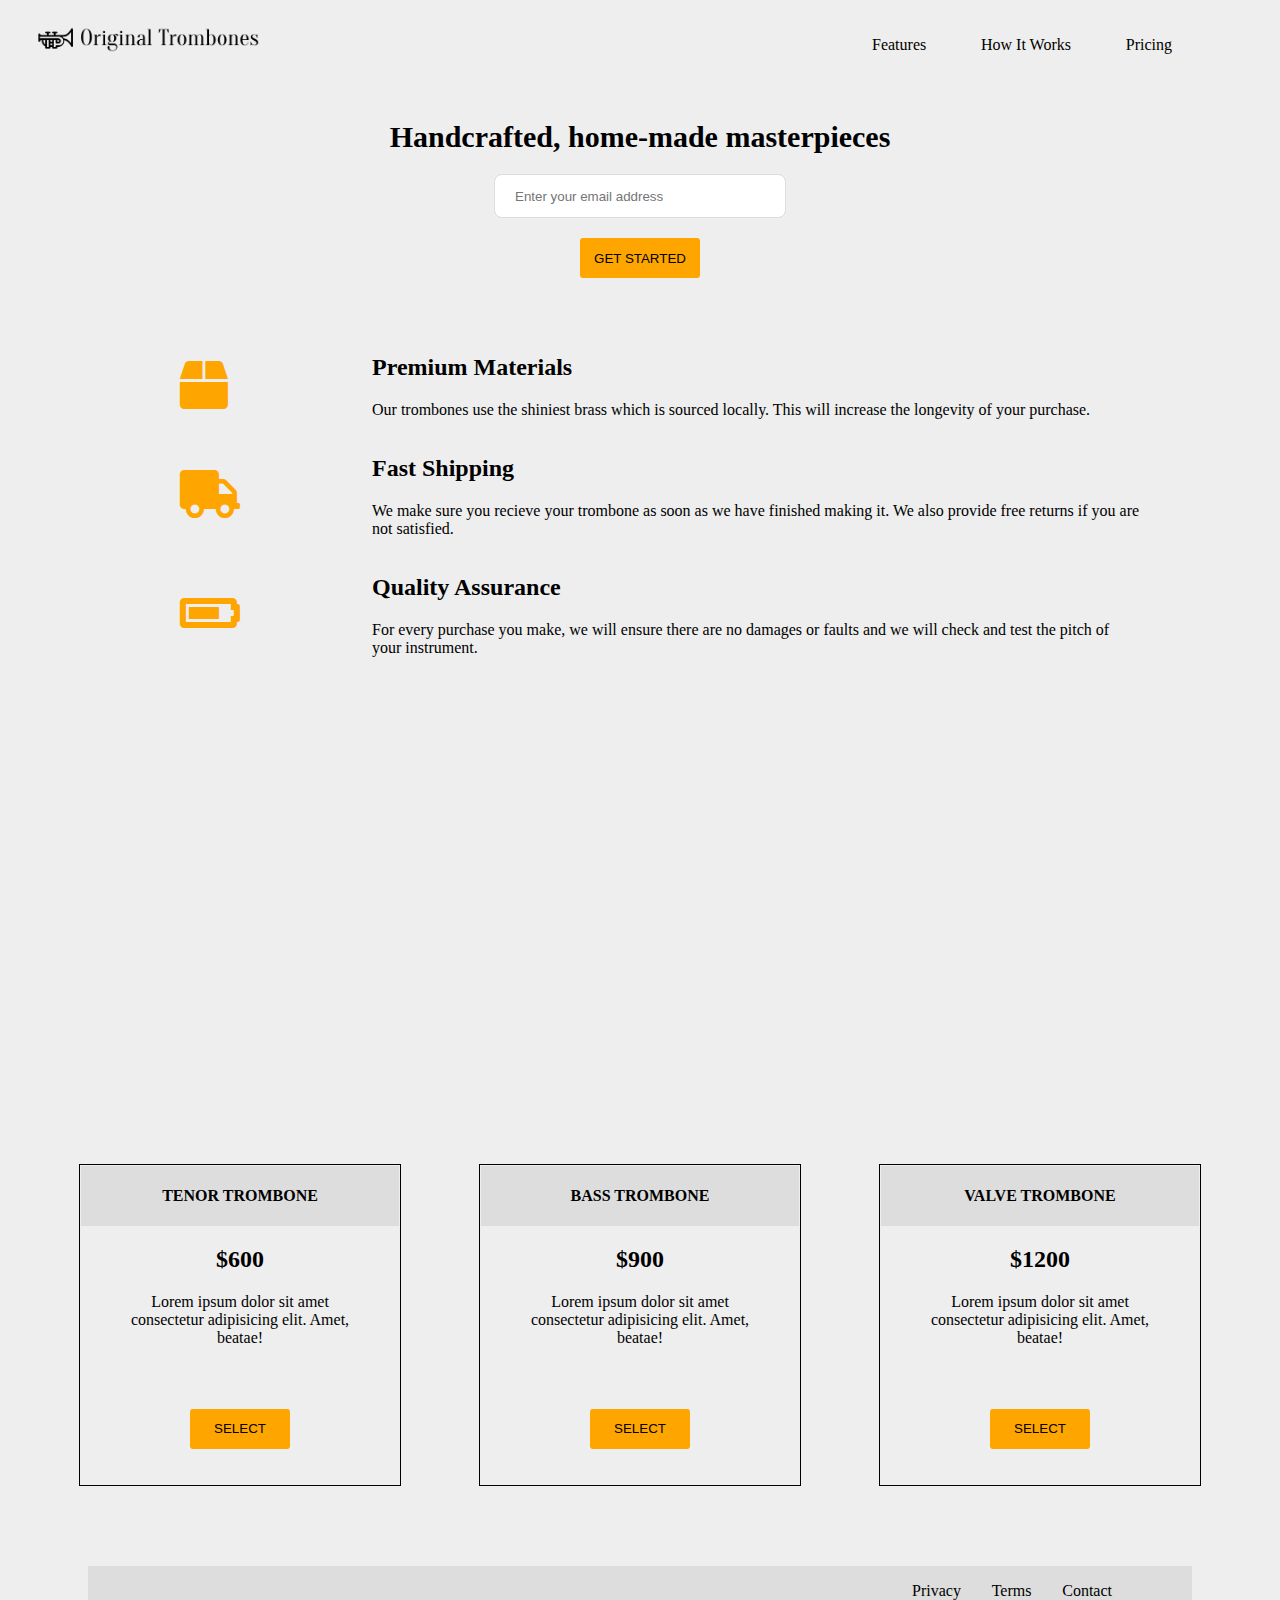
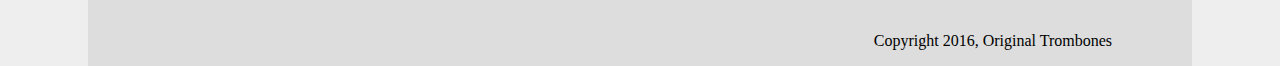
<file: Responsive Web Design Certification/Product Landing Page/index.html>
<!DOCTYPE html>
<html lang="en">
  <head>
    <meta charset="UTF-8" />
    <meta name="viewport" content="width=device-width, initial-scale=1.0" />
    <meta http-equiv="X-UA-Compatible" content="ie=edge" />
    <title>Product Landing Page</title>
    <link rel="stylesheet" href="style.css" />
    <link
      rel="stylesheet"
      href="https://cdnjs.cloudflare.com/ajax/libs/font-awesome/5.11.2/css/all.css"
    />
  </head>
  <body>
    <header>
      <div id="brand">
        <img id="logo" src="./1.png" alt="" />
      </div>
      <nav>
        <ul id="navigation">
          <li><a href="#section2">Features</a></li>
          <li><a href="#section3">How It Works</a></li>
          <li><a href="#section4">Pricing</a></li>
        </ul>
      </nav>
    </header>
    <main>
      <section id="section1">
        <h1>Handcrafted, home-made masterpieces</h1>
        <div id="form">
          <form action="">
            <input
              id="email"
              type="email"
              placeholder="Enter your email address"
            /><br />
            <input id="submit" type="submit" value="Get Started" />
          </form>
        </div>
      </section>
      <section id="section2">
        <ul>
          <li>
            <i class="fas fa-3x fa-box"></i>
            <div>
              <h2>Premium Materials</h2>
              <p>
                Our trombones use the shiniest brass which is sourced locally.
                This will increase the longevity of your purchase.
              </p>
            </div>
          </li>
          <li>
            <i class="fas fa-3x fa-truck"></i>
            <div>
              <h2>Fast Shipping</h2>
              <p>
                We make sure you recieve your trombone as soon as we have
                finished making it. We also provide free returns if you are not
                satisfied.
              </p>
            </div>
          </li>
          <li>
            <i class="fas fa-3x fa-battery-three-quarters"></i>
            <div>
              <h2>
                Quality Assurance
              </h2>
              <p>
                For every purchase you make, we will ensure there are no damages
                or faults and we will check and test the pitch of your
                instrument.
              </p>
            </div>
          </li>
        </ul>
      </section>
      <section id="section3">
        <iframe
          width="560"
          height="315"
          src="https://www.youtube.com/embed/y8Yv4pnO7qc?controls=0"
          frameborder="0"
          allow="accelerometer; autoplay; encrypted-media; gyroscope; picture-in-picture"
          allowfullscreen
        ></iframe>
      </section>
      <section id="section4">
        <div>
          <div id="div1">
            <h4>Tenor Trombone</h4>
          </div>
          <div id="div2">
            <h2>$600</h2>
            <p>
              Lorem ipsum dolor sit amet consectetur adipisicing elit. Amet,
              beatae!
            </p>
            <div>
              <button>Select</button>
            </div>
          </div>
        </div>
        <div>
          <div id="div1">
            <h4>Bass Trombone</h4>
          </div>
          <div id="div2">
            <h2>$900</h2>
            <p>
              Lorem ipsum dolor sit amet consectetur adipisicing elit. Amet,
              beatae!
            </p>
            <div>
              <button>Select</button>
            </div>
          </div>
        </div>
        <div>
          <div id="div1">
            <h4>Valve Trombone</h4>
          </div>
          <div id="div2">
            <h2>$1200</h2>
            <p>
              Lorem ipsum dolor sit amet consectetur adipisicing elit. Amet,
              beatae!
            </p>
            <div>
              <button>Select</button>
            </div>
          </div>
        </div>
      </section>
    </main>
    <footer>
      <div>
        <div>
          <ul>
            <li>
              <a href="#">Privacy</a>
            </li>
            <li>
              <a href="#">Terms</a>
            </li>
            <li>
              <a href="#">Contact</a>
            </li>
          </ul>
        </div>
        <div>
          <p>Copyright 2016, Original Trombones</p>
        </div>
      </div>
    </footer>
  </body>
</html>
</file>
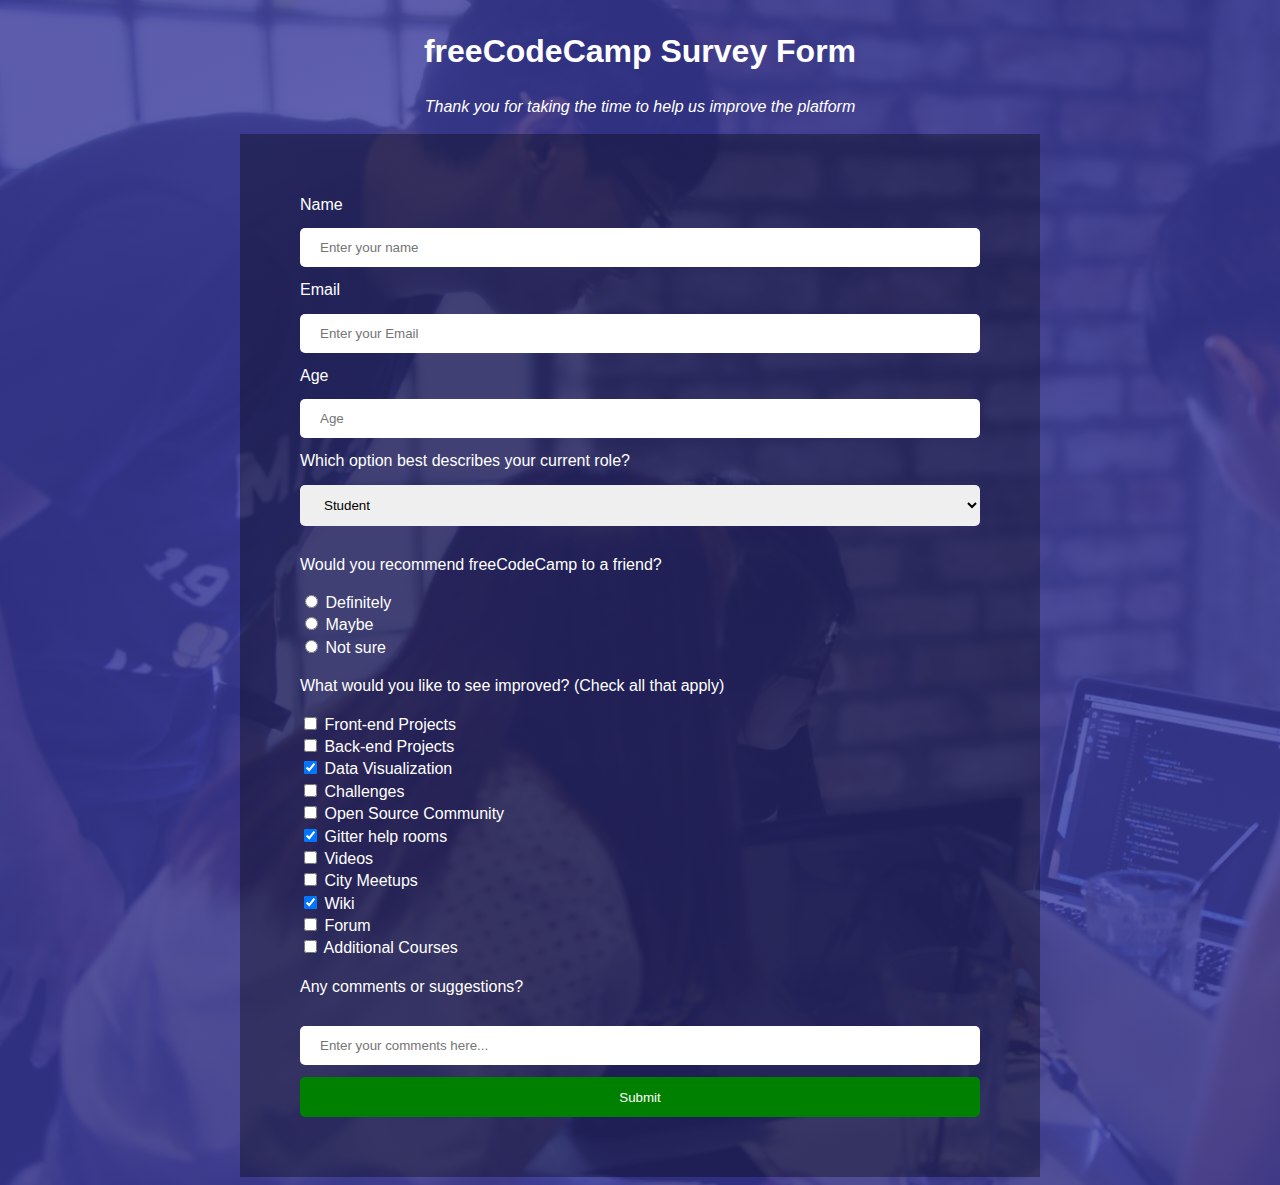
<file: Responsive Web Design Certification/Survey Form/index.html>
<!DOCTYPE html>
<html lang="en">
  <head>
    <meta charset="UTF-8" />
    <meta name="viewport" content="width=device-width, initial-scale=1.0" />
    <meta http-equiv="X-UA-Compatible" content="ie=edge" />
    <title>Survey Form</title>
    <link rel="stylesheet" href="style.css" />
  </head>
  <body>
    <main>
      <h1 id="title">freeCodeCamp Survey Form</h1>
      <p id="description">
        <i>Thank you for taking the time to help us improve the platform</i>
      </p>
      <form id="survey-form" action="">
        <label id="name-label" for="name">Name</label><br />
        <input
          type="text"
          id="name"
          placeholder="Enter your name"
          required
        /><br />
        <label id="email-label" for="email">Email</label><br />
        <input
          type="email"
          id="email"
          placeholder="Enter your Email"
          required
        /><br />
        <label id="number-label" for="age">Age</label><br />
        <input
          type="number"
          min="1"
          max="100"
          id="age"
          placeholder="Age"
        /><br />
        <label id="dropdown-label" for="dropdown"
          >Which option best describes your current role?</label
        ><br />
        <select id="dropdown">
          <option value="student" selected>Student</option>
          <option value="full-time-job">Full Time Job</option>
          <option value="full-time-learner">Full Time Learner</option>
          <option value="prefer-not-to-say">Prefer not to say</option>
          <option value="other">Other</option> </select
        ><br />
        <p>Would you recommend freeCodeCamp to a friend?</p>
        <input type="radio" name="recommend" value="definitely" />
        Definitely<br />
        <input type="radio" name="recommend" value="maybe" /> Maybe<br />
        <input type="radio" name="recommend" value="not-sure" /> Not sure<br />

        <p>What would you like to see improved? (Check all that apply)</p>
        <input type="checkbox" name="improve" value="front-end-projects" />
        Front-end Projects<br />
        <input type="checkbox" name="improve" value="back-end-projects" />
        Back-end Projects<br />
        <input
          type="checkbox"
          name="improve"
          value="data-visualization"
          checked
        />
        Data Visualization <br />
        <input type="checkbox" name="improve" value="challenges" />
        Challenges<br />
        <input type="checkbox" name="improve" value="open-source-community" />
        Open Source Community<br />
        <input
          type="checkbox"
          name="improve"
          value="gitter-help-rooms"
          checked
        />
        Gitter help rooms <br />
        <input type="checkbox" name="improve" value="videos" /> Videos
        <br />
        <input type="checkbox" name="improve" value="city-meetups" /> City
        Meetups<br />
        <input type="checkbox" name="improve" value="wiki" checked />
        Wiki <br />
        <input type="checkbox" name="improve" value="forum" />
        Forum<br />
        <input type="checkbox" name="improve" value="additional-courses" />
        Additional Courses<br />
        <p>
          Any comments or suggestions?
        </p>
        <input
          type="textarea"
          name="comments"
          id="comments"
          placeholder="Enter your comments here..."
        />

        <input type="submit" name="" id="submit" />
      </form>
    </main>
  </body>
</html>
</file>
<file: Responsive Web Design Certification/Product Landing Page/style.css>
body {
  background-color: #eee;
  font-family: Lato;
  margin: 0;
  padding: 0;
}

a {
  text-decoration: none;
  color: inherit;
}

header {
  display: flex;
  position: fixed;
}

#brand {
  width: 240px;
}

#logo {
  display: block;
  height: auto;
  width: 100%;
  padding-top: 6px;
}

#navigation {
  display: flex;
  width: 300px;
  justify-content: space-between;
  list-style: none;
}

header {
  height: 40px;
  width: 90%;
  display: flex;
  justify-content: space-between;
  position: fixed;
  padding: 20px;
  background-color: #eee;
}

#form {
  display: flex;
  justify-content: center;
}

#section1 {
  text-align: center;
  padding-top: 100px;
}

#section1 > h1 {
  font-size: 30px;
}

#section1 > #form > form > #email {
  width: 250px;
  height: 40px;
  border: 1px solid #ddd;
  padding-left: 20px;
  padding-right: 20px;
  margin-bottom: 20px;
  border-radius: 8px;
}

#section1 > #form > form > #submit {
  border: none;
  height: 40px;
  width: 120px;
  background-color: orange;
  text-transform: uppercase;
  border-radius: 3px;
}

#section2 {
  display: flex;
  justify-content: center;
  padding: 40px;
}

#section2 > ul {
  list-style: none;
  width: 80%;
}

#section2 > ul > li {
  display: flex;
  justify-content: space-between;
  width: 100%;
}

#section2 > ul > li > div {
  width: 80%;
}

#section2 > ul > li > div > p {
  text-align: left;
}

#section2 > ul > li > i {
  align-self: center;
  color: orange;
}

#section3 {
  display: flex;
  justify-content: center;
  padding: 40px;
}

#section4 {
  display: flex;
  justify-content: space-around;
  padding: 40px;
}

#section4 > div {
  height: 320px;
  width: 320px;
  border: 1px solid black;
  margin-left: 30px;
  margin-right: 30px;
}

#section4 > div > #div1 > h4 {
  display: inline-block;
  width: 100%;
  text-align: center;
  text-transform: uppercase;
}

#section4 > div > #div1 {
  margin: 1px;
  background-color: #ddd;
}

#section4 > div > #div2 > h2,
p {
  text-align: center;
}

#section4 > div > #div2 > p {
  height: 100px;
  text-align: center;
  padding-right: 40px;
  padding-left: 40px;
}

#section4 > div > #div2 > div {
  display: flex;
  justify-content: center;
}

#section4 > div > #div2 > div > button {
  border: none;
  height: 40px;
  width: 100px;
  background-color: orange;
  text-transform: uppercase;
  border-radius: 3px;
}

footer {
  margin-top: 40px;
  display: flex;
  justify-content: center;
}

footer > div {
  display: flex;
  flex-direction: column;
  padding-right: 80px;
  margin-left: 80px;
  margin-right: 80px;
  width: 80%;
  background-color: #ddd;
}

footer > div > div > ul {
  display: flex;
  justify-content: space-between;
  width: 200px;
  list-style: none;
}

footer > div > div > p {
  text-align: right;
  padding-left: 160px;
}

footer > div > div {
  display: flex;
  justify-content: flex-end;
}
</file>
<file: Responsive Web Design Certification/Survey Form/style.css>
body {
  display: flex;
  justify-content: center;
  min-height: 100%;
  background: linear-gradient(
      0deg,
      rgba(58, 58, 158, 0.8),
      rgba(58, 58, 158, 0.8)
    ),
    url(./img1.jpg);
  background-size: cover;
  color: white;

  font-size: 1rem;
  font-weight: 400;
  line-height: 1.4;
  font-family: -apple-system, BlinkMacSystemFont, 'Segoe UI', Roboto, Oxygen,
    Ubuntu, Cantarell, 'Open Sans', 'Helvetica Neue', sans-serif;
}

main {
  width: 800px;
}

#title,
#description {
  text-align: center;
}

form {
  background-color: rgba(0, 0, 0, 0.336);
  padding: 60px;
}

#name,
#email,
#age,
#comments,
#dropdown {
  width: 100%;
  margin: 12px 0px 12px 0px;
  padding: 12px 0px 12px 0px;
  border-radius: 5px;
  border-style: none;
}

#name,
#email,
#age,
#comments,
#dropdown {
  padding-left: 20px;
  padding-right: 20px;
}

input,
select {
  -webkit-box-sizing: border-box;
  -moz-box-sizing: border-box;
  box-sizing: border-box;
}

#submit {
  width: 100%;
  border-style: none;
  border-radius: 5px;
  background-color: green;
  color: white;
  height: 40px;
}
</file>
